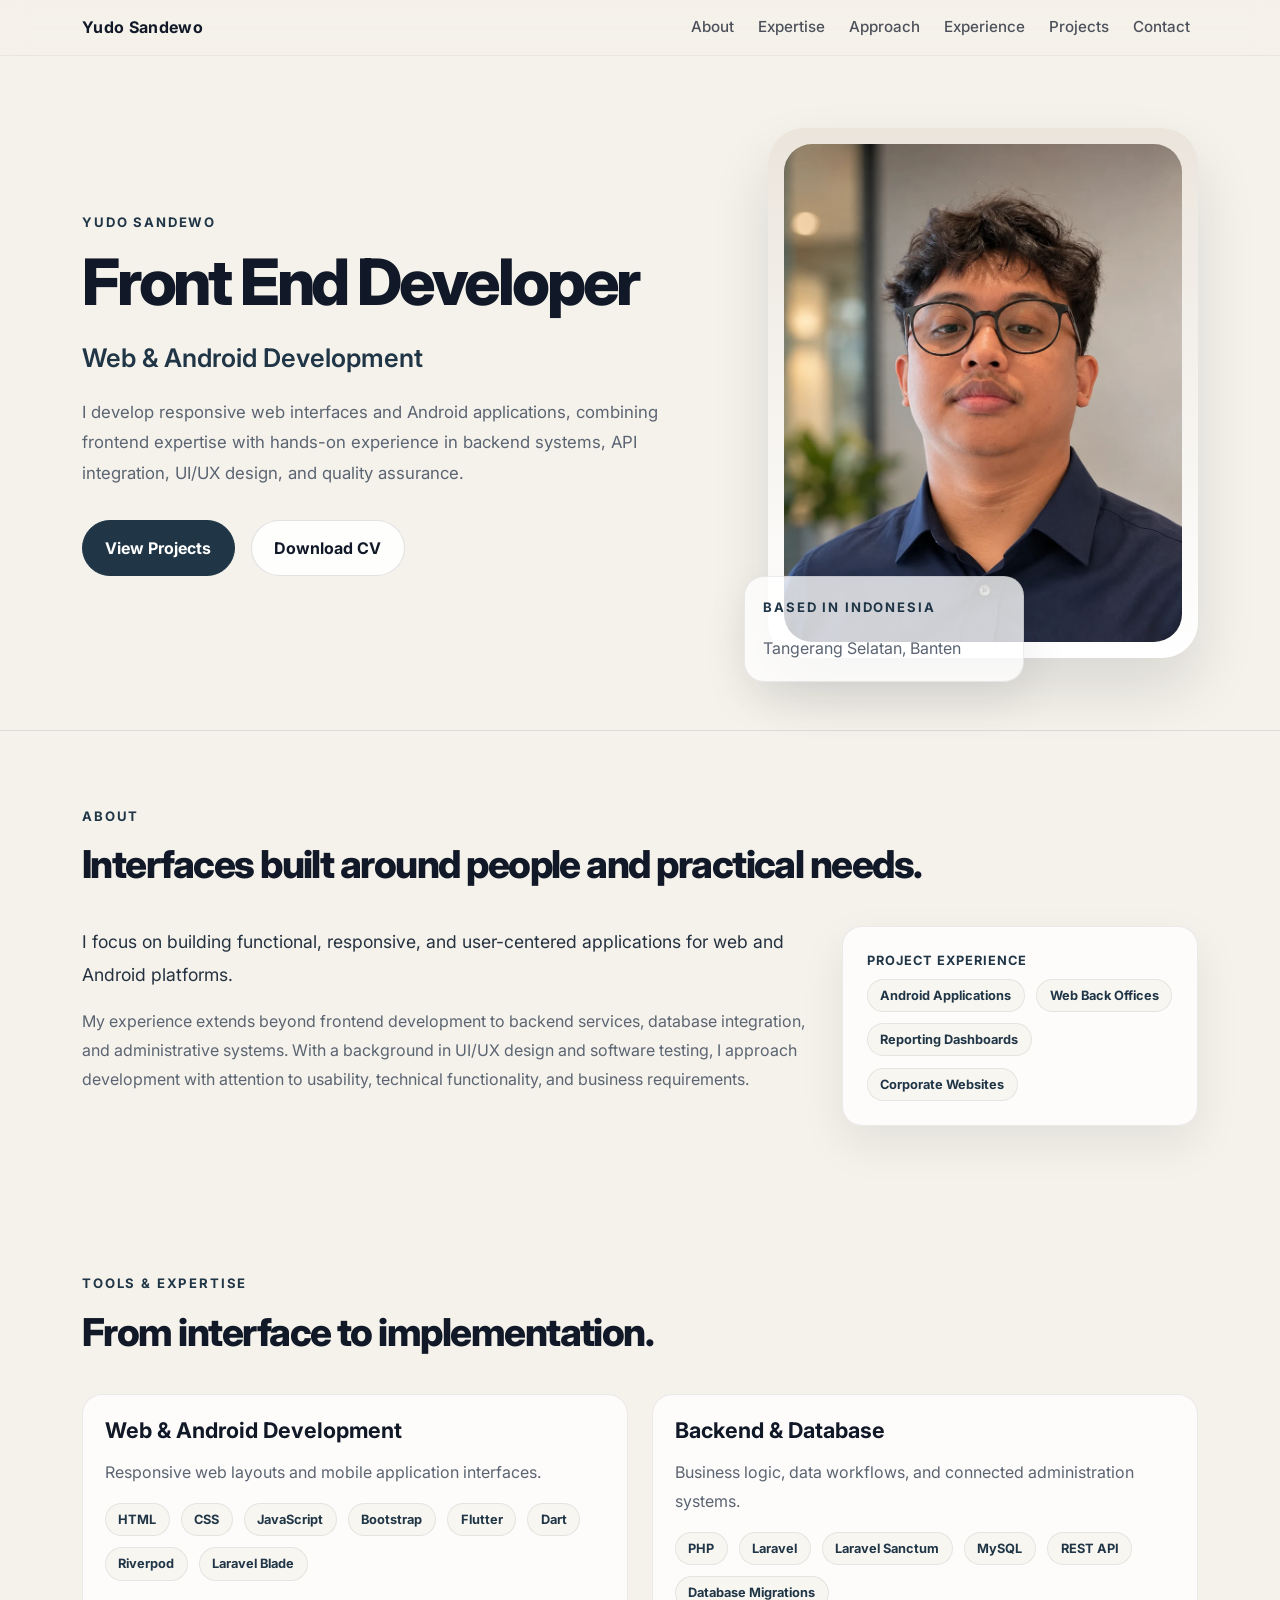
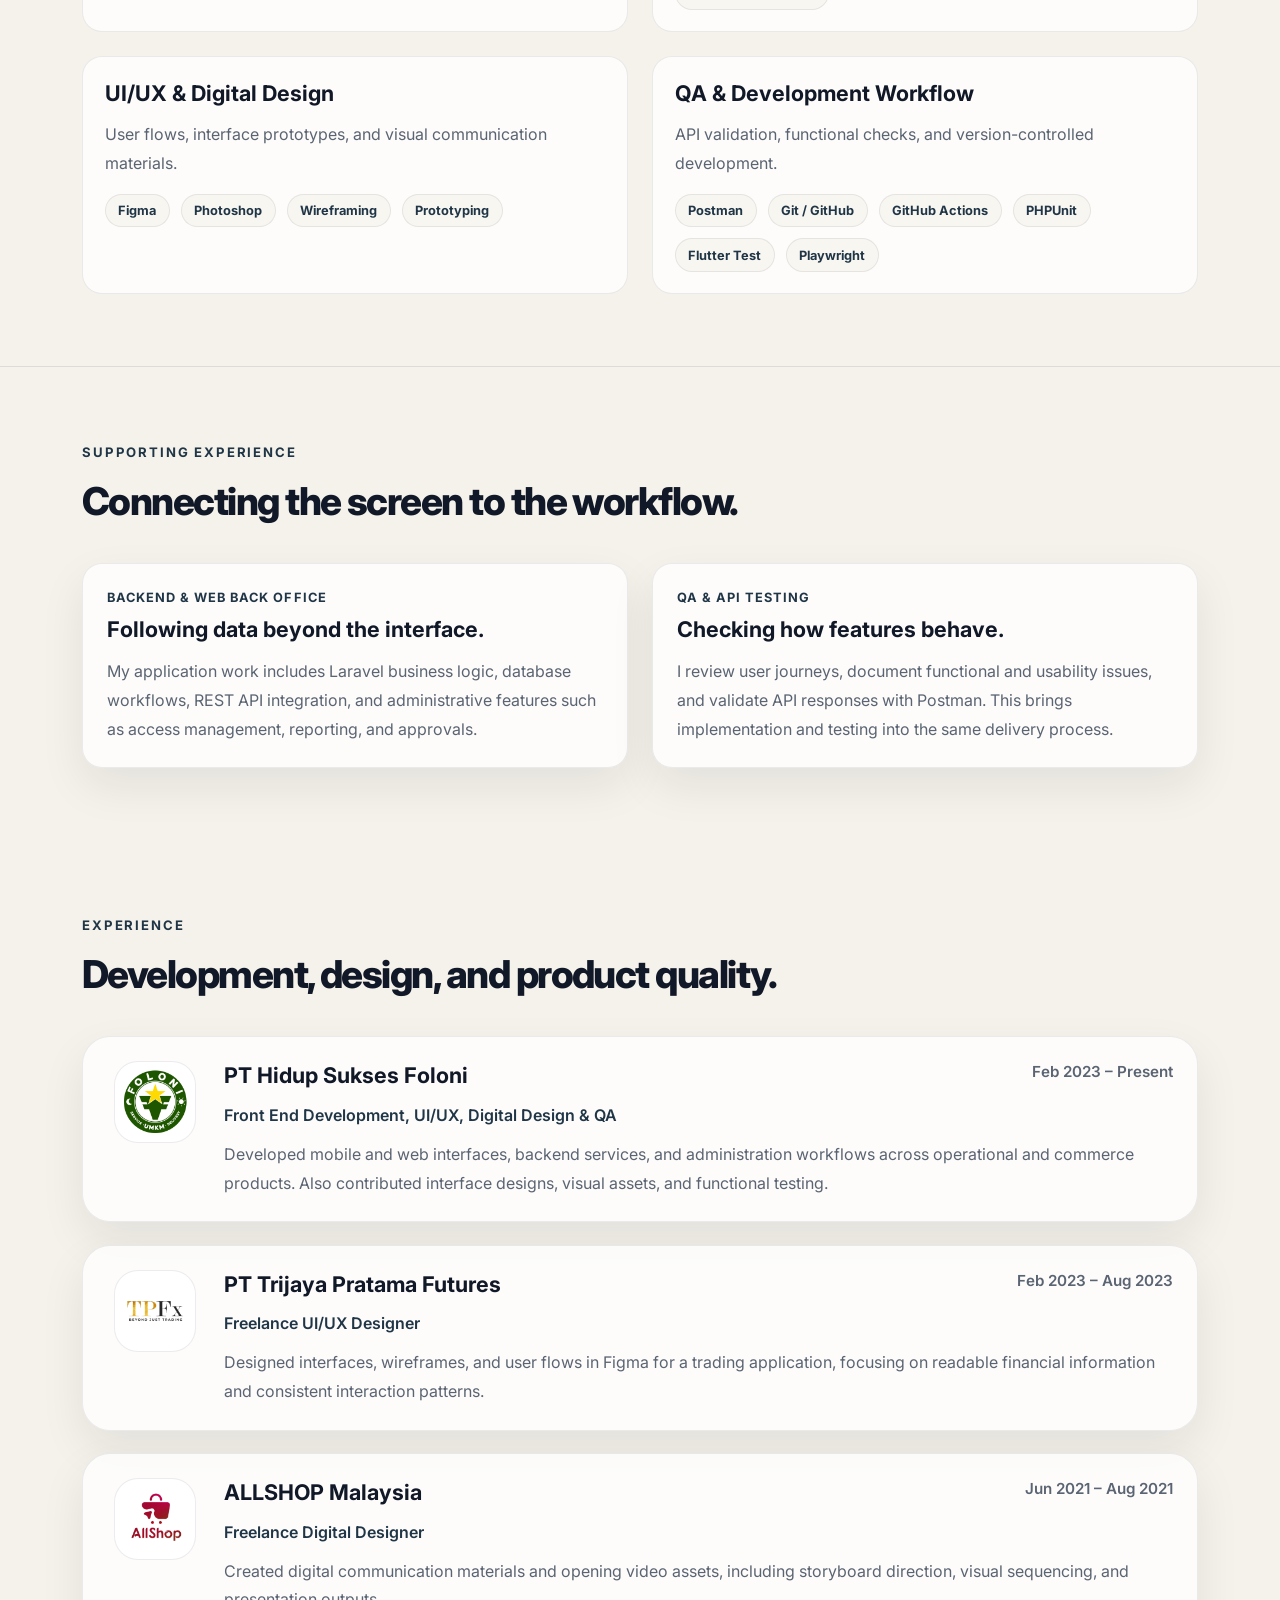
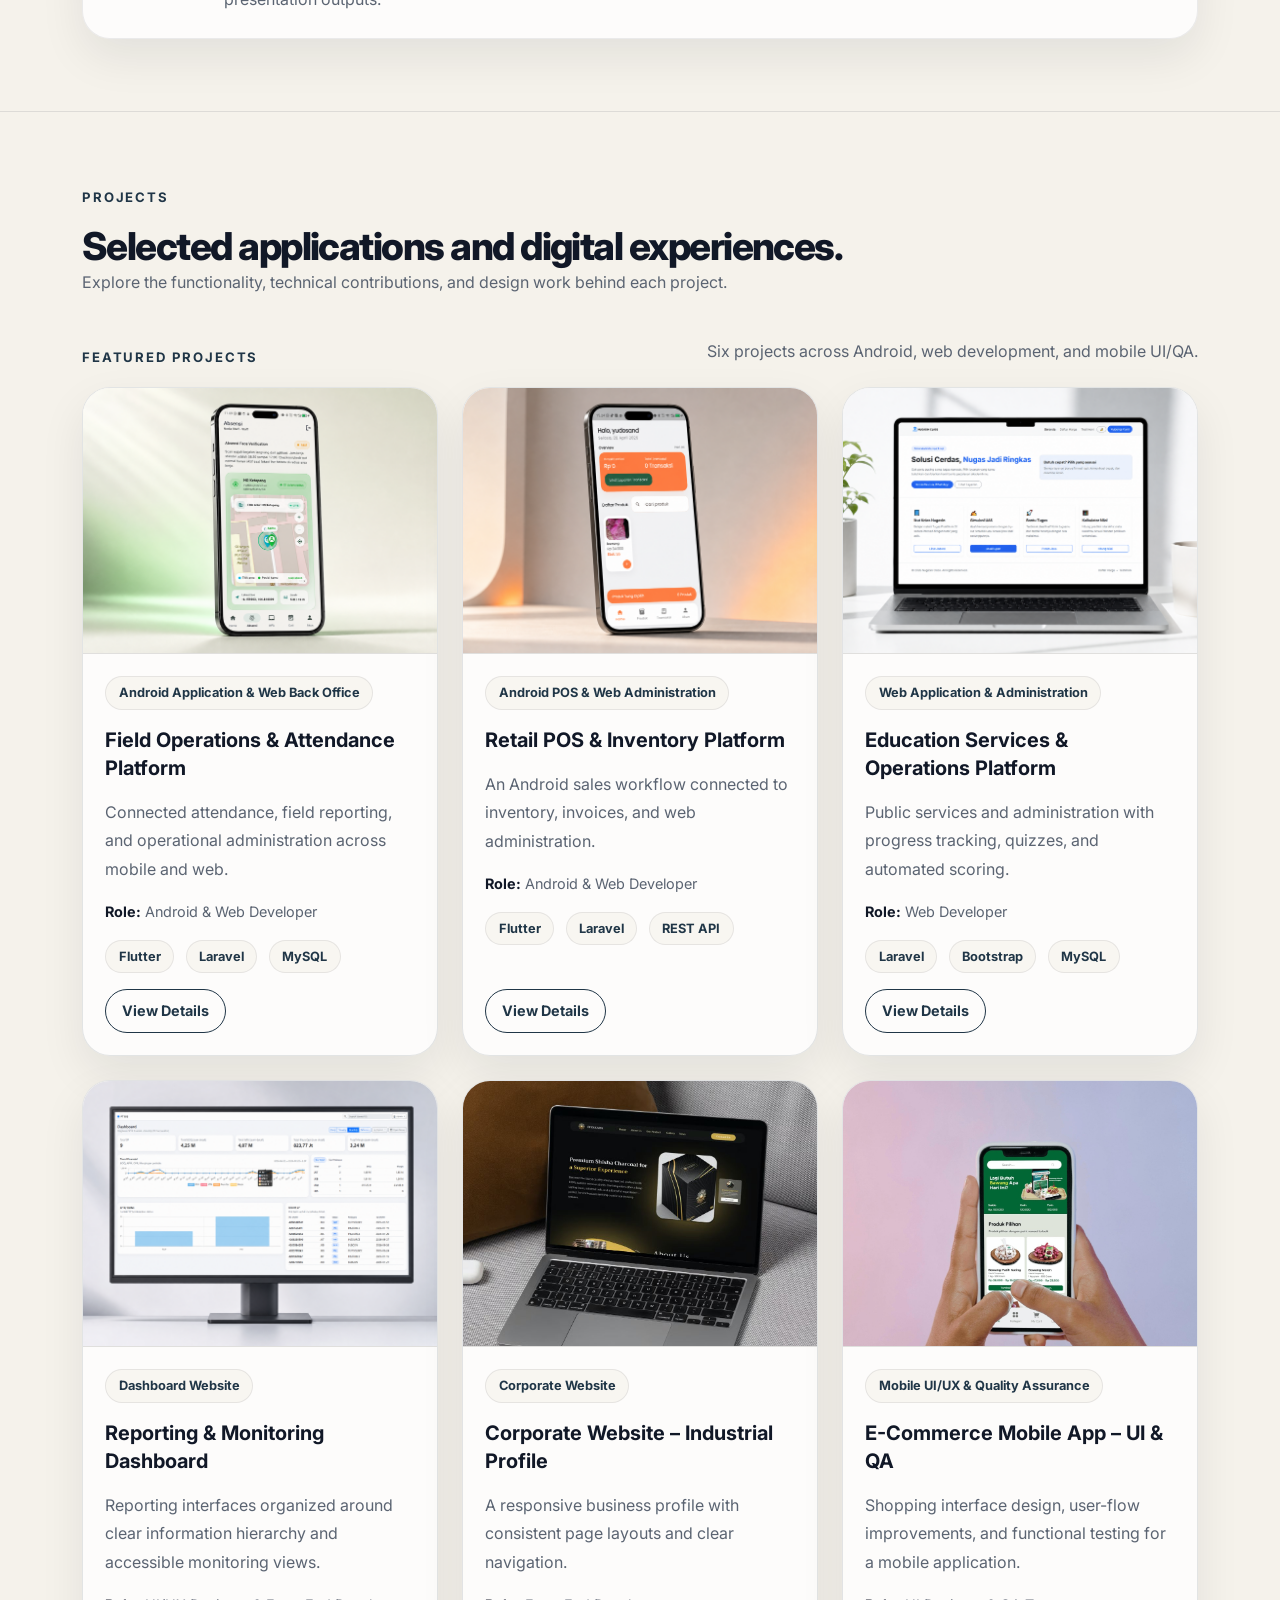
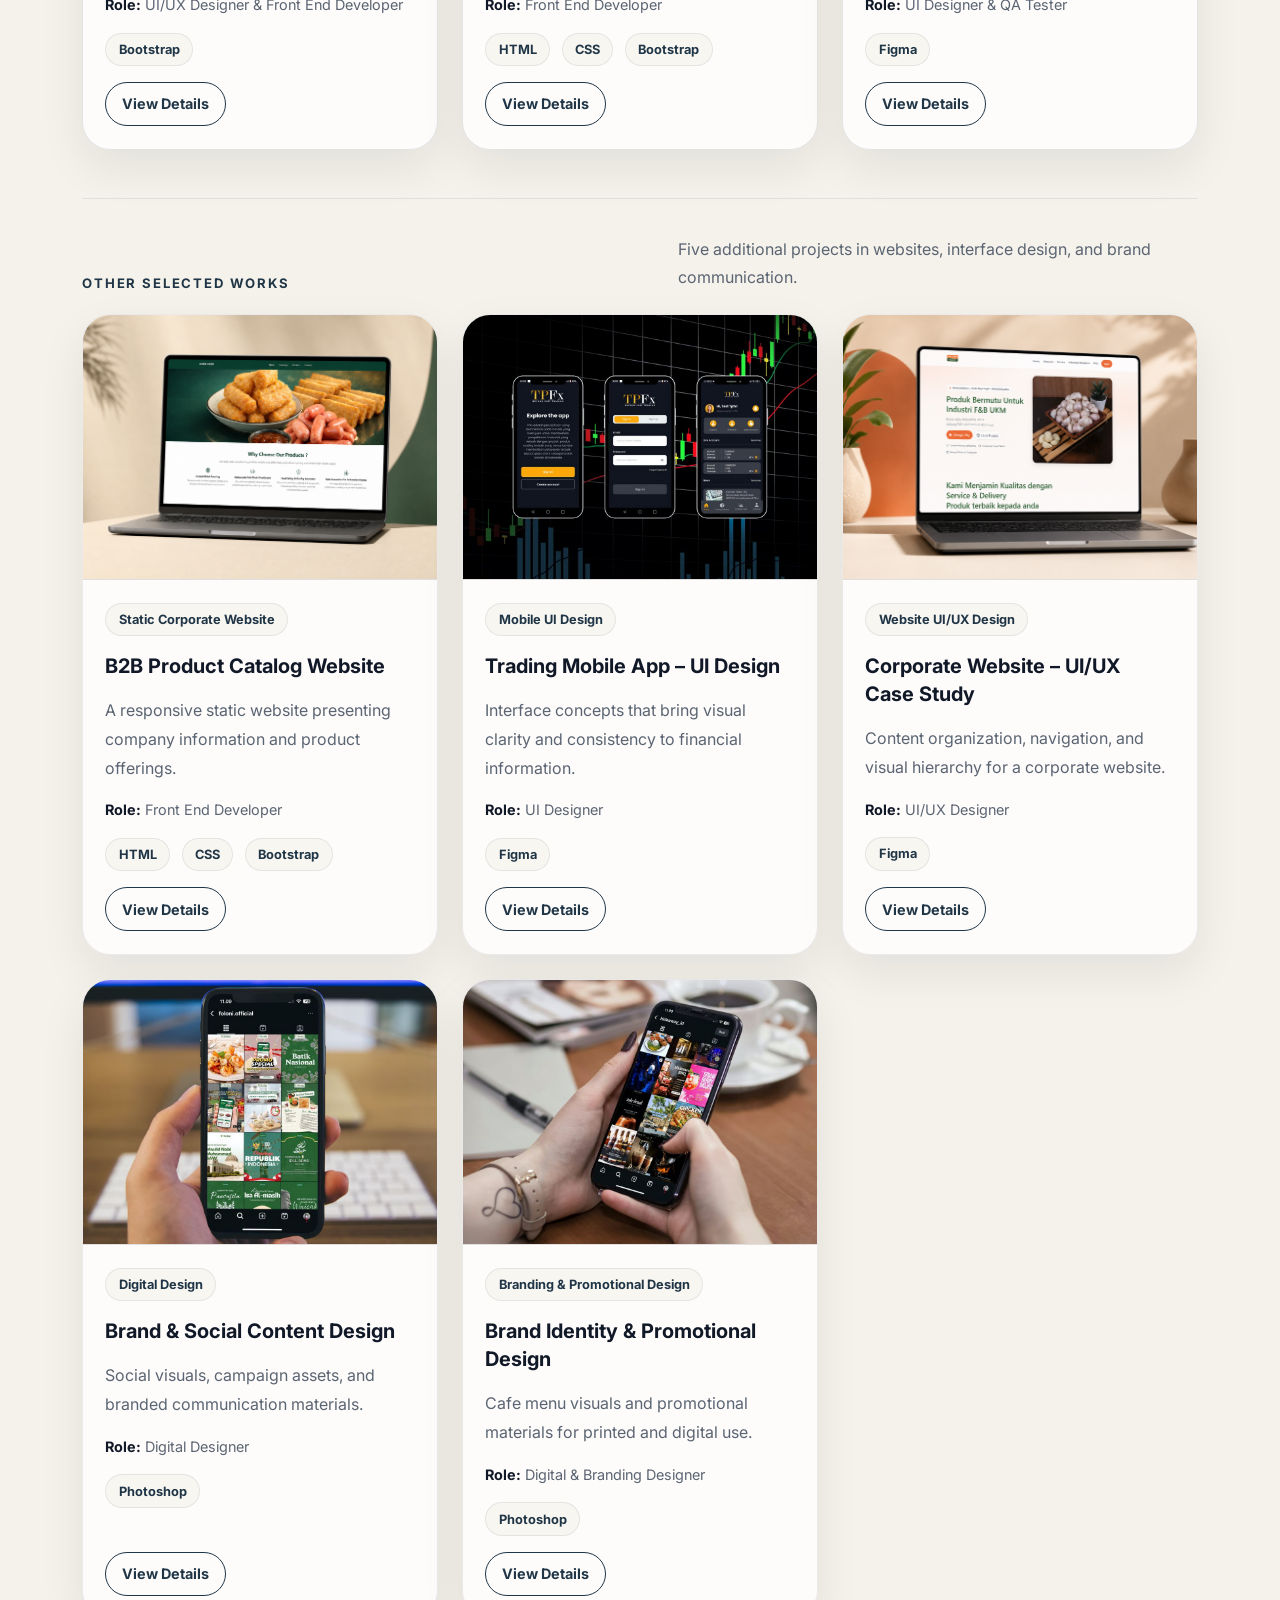
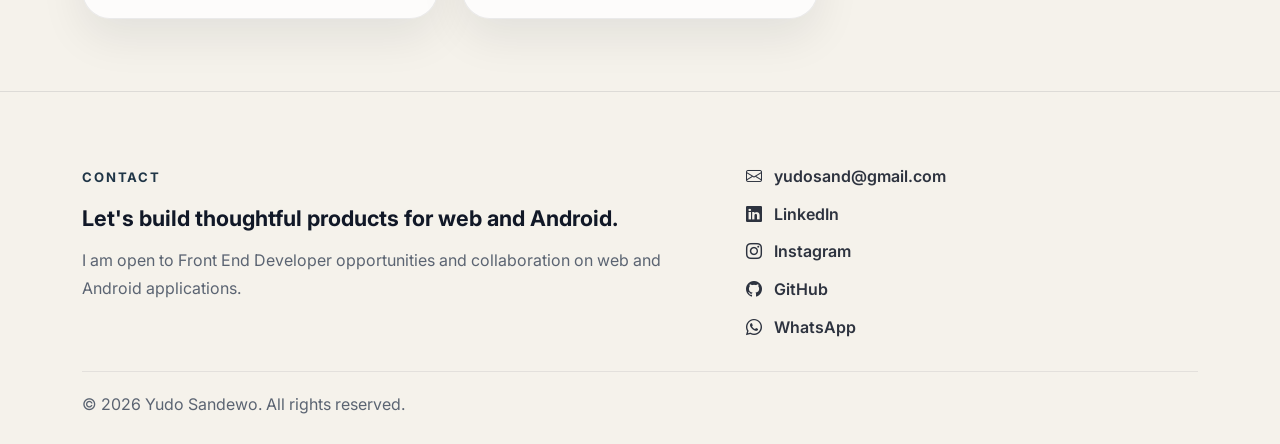
<file: index.html>
<!DOCTYPE html>
<html lang="en">
<head>
  <meta charset="utf-8"/>
  <meta name="viewport" content="width=device-width, initial-scale=1.0"/>
  <title>Yudo Sandewo | Front End Developer - Web &amp; Android</title>
  <meta name="description" content="Yudo Sandewo, Front End Developer for web and Android, with hands-on experience in backend services, REST APIs, UI/UX design, and quality assurance."/>
  <link rel="icon" type="image/png" sizes="32x32" href="assets/favicon-32x32.png"/>
  <link rel="icon" type="image/svg+xml" href="assets/favicon.svg"/>
  <link rel="apple-touch-icon" sizes="180x180" href="assets/apple-touch-icon.png"/>
  <link href="https://fonts.googleapis.com" rel="preconnect"/>
  <link crossorigin="" href="https://fonts.gstatic.com" rel="preconnect"/>
  <link href="https://fonts.googleapis.com/css2?family=Inter:wght@400;500;600;700;800&amp;display=swap" rel="stylesheet"/>
  <link href="https://cdn.jsdelivr.net/npm/bootstrap@5.3.3/dist/css/bootstrap.min.css" rel="stylesheet"/>
  <link href="https://cdn.jsdelivr.net/npm/bootstrap-icons@1.11.3/font/bootstrap-icons.css" rel="stylesheet"/>
  <link href="css/style.css" rel="stylesheet"/>
</head>
<body>
<a class="skip-link" href="#main-content">Skip to content</a>
<nav class="navbar navbar-expand-lg fixed-top navbar-light site-navbar" aria-label="Main navigation">
  <div class="container">
    <a class="navbar-brand" href="#home">Yudo Sandewo</a>
    <button aria-controls="navbarNav" aria-expanded="false" aria-label="Toggle navigation" class="navbar-toggler border-0 shadow-none" data-bs-target="#navbarNav" data-bs-toggle="collapse" type="button"><span class="navbar-toggler-icon"></span></button>
    <div class="collapse navbar-collapse justify-content-end" id="navbarNav">
      <ul class="navbar-nav align-items-lg-center gap-lg-2">
        <li class="nav-item"><a class="nav-link" href="#about">About</a></li>
        <li class="nav-item"><a class="nav-link" href="#expertise">Expertise</a></li>
        <li class="nav-item"><a class="nav-link" href="#supporting">Approach</a></li>
        <li class="nav-item"><a class="nav-link" href="#experience">Experience</a></li>
        <li class="nav-item"><a class="nav-link" href="#projects">Projects</a></li>
        <li class="nav-item"><a class="nav-link" href="#contact">Contact</a></li>
      </ul>
    </div>
  </div>
</nav>
<main id="main-content" tabindex="-1">
  <section class="hero-section" id="home" aria-labelledby="hero-title">
    <div class="container"><div class="row align-items-center gy-5">
      <div class="col-lg-7">
        <span class="section-kicker">Yudo Sandewo</span>
        <h1 class="hero-title" id="hero-title">Front End Developer</h1>
        <p class="hero-subtitle">Web &amp; Android Development</p>
        <p class="hero-text">I develop responsive web interfaces and Android applications, combining frontend expertise with hands-on experience in backend systems, API integration, UI/UX design, and quality assurance.</p>
        <div class="hero-actions d-flex flex-wrap gap-3">
          <a class="btn btn-primary-custom" href="#projects">View Projects</a>
          <a class="btn btn-secondary-custom" href="assets/documents/CV_yudosand.pdf?v=41b1c667" download="CV_yudosand.pdf" rel="noopener" target="_blank">Download CV<span class="visually-hidden"> (PDF, opens in a new tab if download is unavailable)</span></a>
        </div>
      </div>
      <div class="col-lg-5"><div class="hero-visual">
        <div class="profile-frame"><img alt="Portrait of Yudo Sandewo - Front End Developer" class="img-fluid" src="img/yudo-profile.webp" width="860" height="1075" fetchpriority="high" decoding="async"/></div>
        <div class="availability-note"><span class="section-kicker">Based in Indonesia</span><p class="mb-0">Tangerang Selatan, Banten</p></div>
      </div></div>
    </div></div>
  </section>
  <section class="content-section border-top-soft" id="about" aria-labelledby="about-title">
    <div class="container">
      <div class="section-heading-row"><span class="section-kicker">About</span><h2 class="section-title" id="about-title">Interfaces built around people and practical needs.</h2></div>
      <div class="row g-4 align-items-start">
        <div class="col-lg-8">
          <p class="lead-copy">I focus on building functional, responsive, and user-centered applications for web and Android platforms.</p>
          <p class="body-copy mb-0">My experience extends beyond frontend development to backend services, database integration, and administrative systems. With a background in UI/UX design and software testing, I approach development with attention to usability, technical functionality, and business requirements.</p>
        </div>
        <div class="col-lg-4"><div class="info-panel"><span class="info-label">Project Experience</span><div class="stack-list"><span>Android Applications</span><span>Web Back Offices</span><span>Reporting Dashboards</span><span>Corporate Websites</span></div></div></div>
      </div>
    </div>
  </section>
  <section class="content-section" id="expertise" aria-labelledby="expertise-title">
    <div class="container">
      <div class="section-heading-row"><span class="section-kicker">Tools &amp; Expertise</span><h2 class="section-title" id="expertise-title">From interface to implementation.</h2></div>
      <div class="row g-4 tool-groups">
        <div class="col-md-6"><article class="tool-group h-100">
          <h3 class="tools-title">Web &amp; Android Development</h3><p class="tools-copy">Responsive web layouts and mobile application interfaces.</p>
          <div class="stack-list"><span>HTML</span><span>CSS</span><span>JavaScript</span><span>Bootstrap</span><span>Flutter</span><span>Dart</span><span>Riverpod</span><span>Laravel Blade</span></div>
        </article></div>
        <div class="col-md-6"><article class="tool-group h-100">
          <h3 class="tools-title">Backend &amp; Database</h3><p class="tools-copy">Business logic, data workflows, and connected administration systems.</p>
          <div class="stack-list"><span>PHP</span><span>Laravel</span><span>Laravel Sanctum</span><span>MySQL</span><span>REST API</span><span>Database Migrations</span></div>
        </article></div>
        <div class="col-md-6"><article class="tool-group h-100">
          <h3 class="tools-title">UI/UX &amp; Digital Design</h3><p class="tools-copy">User flows, interface prototypes, and visual communication materials.</p>
          <div class="stack-list"><span>Figma</span><span>Photoshop</span><span>Wireframing</span><span>Prototyping</span></div>
        </article></div>
        <div class="col-md-6"><article class="tool-group h-100">
          <h3 class="tools-title">QA &amp; Development Workflow</h3><p class="tools-copy">API validation, functional checks, and version-controlled development.</p>
          <div class="stack-list"><span>Postman</span><span>Git / GitHub</span><span>GitHub Actions</span><span>PHPUnit</span><span>Flutter Test</span><span>Playwright</span></div>
        </article></div>
      </div>
    </div>
  </section>
  <section class="content-section border-top-soft" id="supporting" aria-labelledby="supporting-title">
    <div class="container">
      <div class="section-heading-row"><span class="section-kicker">Supporting Experience</span><h2 class="section-title" id="supporting-title">Connecting the screen to the workflow.</h2></div>
      <div class="row g-4">
        <div class="col-lg-6"><article class="support-card h-100"><span class="info-label">Backend &amp; Web Back Office</span><h3>Following data beyond the interface.</h3><p>My application work includes Laravel business logic, database workflows, REST API integration, and administrative features such as access management, reporting, and approvals.</p></article></div>
        <div class="col-lg-6"><article class="support-card h-100"><span class="info-label">QA &amp; API Testing</span><h3>Checking how features behave.</h3><p>I review user journeys, document functional and usability issues, and validate API responses with Postman. This brings implementation and testing into the same delivery process.</p></article></div>
      </div>
    </div>
  </section>
  <section class="content-section" id="experience" aria-labelledby="experience-title">
    <div class="container">
      <div class="section-heading-row"><span class="section-kicker">Experience</span><h2 class="section-title" id="experience-title">Development, design, and product quality.</h2></div>
      <div class="timeline-list">
        <article class="timeline-item"><div class="timeline-logo"><img src="assets/foloni.png" alt="PT Hidup Sukses Foloni logo" width="82" height="82" loading="lazy"/></div><div class="timeline-content">
          <div class="timeline-top"><div><h3>PT Hidup Sukses Foloni</h3><p class="timeline-role">Front End Development, UI/UX, Digital Design &amp; QA</p></div><span class="timeline-date">Feb 2023 &ndash; Present</span></div>
          <p class="timeline-copy">Developed mobile and web interfaces, backend services, and administration workflows across operational and commerce products. Also contributed interface designs, visual assets, and functional testing.</p>
        </div></article>
        <article class="timeline-item"><div class="timeline-logo"><img src="assets/tpf.png" alt="PT Trijaya Pratama Futures logo" width="82" height="82" loading="lazy"/></div><div class="timeline-content">
          <div class="timeline-top"><div><h3>PT Trijaya Pratama Futures</h3><p class="timeline-role">Freelance UI/UX Designer</p></div><span class="timeline-date">Feb 2023 &ndash; Aug 2023</span></div>
          <p class="timeline-copy">Designed interfaces, wireframes, and user flows in Figma for a trading application, focusing on readable financial information and consistent interaction patterns.</p>
        </div></article>
        <article class="timeline-item"><div class="timeline-logo"><img src="assets/allshop.png" alt="ALLSHOP Malaysia logo" width="82" height="82" loading="lazy"/></div><div class="timeline-content">
          <div class="timeline-top"><div><h3>ALLSHOP Malaysia</h3><p class="timeline-role">Freelance Digital Designer</p></div><span class="timeline-date">Jun 2021 &ndash; Aug 2021</span></div>
          <p class="timeline-copy">Created digital communication materials and opening video assets, including storyboard direction, visual sequencing, and presentation outputs.</p>
        </div></article>
      </div>
    </div>
  </section>
  <section class="content-section border-top-soft" id="projects" aria-labelledby="projects-title">
    <div class="container">
      <div class="section-heading-row projects-heading"><span class="section-kicker">Projects</span><h2 class="section-title" id="projects-title">Selected applications and digital experiences.</h2><p class="projects-intro">Explore the functionality, technical contributions, and design work behind each project.</p></div>
      <div class="projects-block" aria-labelledby="featured-title">
        <div class="projects-block-header"><h3 class="section-kicker mb-0" id="featured-title">Featured Projects</h3><p class="projects-block-copy mb-0">Six projects across Android, web development, and mobile UI/QA.</p></div>
        <div class="row g-4">
          <div class="col-md-6 col-xl-4">
            <article class="project-card h-100 featured-project" data-overview="Developed an integrated Android application and web-based administration system for managing employee attendance, field activities, reporting, and operational monitoring." data-features="Location-based attendance|Field activity reporting|Employee and operational monitoring|Administrative dashboards|Approval workflows|Interactive maps" data-contribution="Independently developed Android attendance and field-reporting interfaces with location services, camera/photo capture, validation, and API integration. Implemented Laravel APIs, authentication, MySQL workflows, and web back-office features for approvals, reporting, and interactive maps." data-tools="Flutter, Dart, Laravel, PHP, MySQL, Blade, JavaScript, REST API, Laravel Sanctum, PHPUnit" data-outcome="Delivered connected mobile and web workflows for field reporting and operational administration. A documented backend release passed 228 tests and 2,166 assertions." data-status="Web production deployed in 2026; Android available as a direct-install APK.">
              <div class="project-visual"><img class="project-image" src="assets/field-operations.png" alt="Attendance application interface displayed on a phone" loading="lazy" decoding="async" width="1448" height="1086"/></div>
              <div class="project-body">
                <div class="project-tags"><span class="project-category">Android Application &amp; Web Back Office</span></div>
                <h4 class="project-title">Field Operations &amp; Attendance Platform</h4>
                <p class="project-summary">Connected attendance, field reporting, and operational administration across mobile and web.</p>
                <p class="project-role"><strong>Role:</strong> <span>Android &amp; Web Developer</span></p>
                <div class="stack-list"><span>Flutter</span><span>Laravel</span><span>MySQL</span></div>
                <button class="project-details-button" type="button" data-bs-toggle="modal" data-bs-target="#imageModal" aria-haspopup="dialog">View Details<span class="visually-hidden">: Field Operations &amp; Attendance Platform</span></button>
              </div>
            </article>
          </div>
          <div class="col-md-6 col-xl-4">
            <article class="project-card h-100 featured-project" data-overview="Developed an Android point-of-sale application and web administration system supporting product management, sales transactions, inventory, invoices, and business reporting." data-features="Product management|Sales transactions|Inventory tracking|Invoice generation|Transaction reports|Administrative monitoring" data-contribution="Independently developed Android product, checkout, sales history, inventory, invoice, and reporting interfaces and the web back office. Implemented Laravel APIs, authentication, database consistency safeguards for sales and stock, and API/session handling; tested Android builds on a physical device." data-tools="Flutter, Dart, Riverpod, Laravel, PHP, MySQL, REST API, Laravel Sanctum, Blade, Flutter Test" data-outcome="Connected daily sales, inventory, invoices, and administration. Documented Android build 0.1.5 passed 75 Flutter tests, with additional QA on a physical Android device." data-status="Backend and web administration deployed in 2026; Android APK distributed for testing.">
              <div class="project-visual"><img class="project-image" src="assets/retail-pos.png" alt="Retail point-of-sale application displayed on a phone" loading="lazy" decoding="async" width="1448" height="1086"/></div>
              <div class="project-body">
                <div class="project-tags"><span class="project-category">Android POS &amp; Web Administration</span></div>
                <h4 class="project-title">Retail POS &amp; Inventory Platform</h4>
                <p class="project-summary">An Android sales workflow connected to inventory, invoices, and web administration.</p>
                <p class="project-role"><strong>Role:</strong> <span>Android &amp; Web Developer</span></p>
                <div class="stack-list"><span>Flutter</span><span>Laravel</span><span>REST API</span></div>
                <button class="project-details-button" type="button" data-bs-toggle="modal" data-bs-target="#imageModal" aria-haspopup="dialog">View Details<span class="visually-hidden">: Retail POS &amp; Inventory Platform</span></button>
              </div>
            </article>
          </div>
          <div class="col-md-6 col-xl-4">
            <article class="project-card h-100 featured-project" data-overview="Developed an education services website and web administration platform supporting service management, academic progress tracking, learning activities, and interactive assessments." data-features="User authentication|Service and order management|Payment-proof review|Administrative dashboards|Academic progress tracking|Interactive quizzes|Automated scoring|Role-based access" data-contribution="Independently developed public, user, and administration interfaces, Laravel business logic, MySQL workflows, and role-based access. Implemented payment-proof review, assessments, automatic scoring, and deployment automation through GitHub Actions." data-tools="Laravel, PHP, MySQL, Bootstrap, JavaScript, Blade, GitHub Actions, PHPUnit, Playwright" data-outcome="Connected public services and internal management workflows. A documented test run passed 161 PHPUnit tests, with additional browser checks using Playwright." data-status="Website deployed in 2026.">
              <div class="project-visual"><img class="project-image" src="assets/education-services.png" alt="Public education services homepage displayed on a laptop" loading="lazy" decoding="async" width="1448" height="1086"/></div>
              <div class="project-body">
                <div class="project-tags"><span class="project-category">Web Application &amp; Administration</span></div>
                <h4 class="project-title">Education Services &amp; Operations Platform</h4>
                <p class="project-summary">Public services and administration with progress tracking, quizzes, and automated scoring.</p>
                <p class="project-role"><strong>Role:</strong> <span>Web Developer</span></p>
                <div class="stack-list"><span>Laravel</span><span>Bootstrap</span><span>MySQL</span></div>
                <button class="project-details-button" type="button" data-bs-toggle="modal" data-bs-target="#imageModal" aria-haspopup="dialog">View Details<span class="visually-hidden">: Education Services &amp; Operations Platform</span></button>
              </div>
            </article>
          </div>
          <div class="col-md-6 col-xl-4">
            <article class="project-card h-100 featured-project" data-overview="Designed and developed a web-based reporting dashboard focused on presenting monitoring information through a structured and accessible interface." data-features="Structured monitoring views|Reporting layouts|Responsive information presentation" data-contribution="Translated monitoring requirements into dashboard layouts and web interfaces, focusing on information hierarchy, usability, and responsive presentation." data-tools="Bootstrap" data-outcome="Produced a structured dashboard implementation for monitoring and reporting needs.">
              <div class="project-visual"><img class="project-image" src="assets/reporting-dashboard.png" alt="Reporting and monitoring dashboard displayed on a desktop monitor" loading="lazy" decoding="async" width="1448" height="1086"/></div>
              <div class="project-body">
                <div class="project-tags"><span class="project-category">Dashboard Website</span></div>
                <h4 class="project-title">Reporting &amp; Monitoring Dashboard</h4>
                <p class="project-summary">Reporting interfaces organized around clear information hierarchy and accessible monitoring views.</p>
                <p class="project-role"><strong>Role:</strong> <span>UI/UX Designer &amp; Front End Developer</span></p>
                <div class="stack-list"><span>Bootstrap</span></div>
                <button class="project-details-button" type="button" data-bs-toggle="modal" data-bs-target="#imageModal" aria-haspopup="dialog">View Details<span class="visually-hidden">: Reporting &amp; Monitoring Dashboard</span></button>
              </div>
            </article>
          </div>
          <div class="col-md-6 col-xl-4">
            <article class="project-card h-100 featured-project" data-overview="Developed a responsive corporate website focused on presenting business information through clear navigation, consistent layouts, and a professional visual structure." data-features="Corporate information pages|Clear website navigation|Responsive page layouts" data-contribution="Implemented responsive website interfaces using Bootstrap with attention to presentation, usability, and cross-device compatibility." data-tools="HTML, CSS, Bootstrap" data-outcome="Delivered a responsive corporate website interface for presenting business information across device sizes.">
              <div class="project-visual"><img class="project-image" src="assets/industrial-profile.jpeg" alt="Industrial corporate website displayed on a laptop" loading="lazy" decoding="async" width="1080" height="1080"/></div>
              <div class="project-body">
                <div class="project-tags"><span class="project-category">Corporate Website</span></div>
                <h4 class="project-title">Corporate Website &ndash; Industrial Profile</h4>
                <p class="project-summary">A responsive business profile with consistent page layouts and clear navigation.</p>
                <p class="project-role"><strong>Role:</strong> <span>Front End Developer</span></p>
                <div class="stack-list"><span>HTML</span><span>CSS</span><span>Bootstrap</span></div>
                <button class="project-details-button" type="button" data-bs-toggle="modal" data-bs-target="#imageModal" aria-haspopup="dialog">View Details<span class="visually-hidden">: Corporate Website &ndash; Industrial Profile</span></button>
              </div>
            </article>
          </div>
          <div class="col-md-6 col-xl-4">
            <article class="project-card h-100 featured-project" data-overview="Contributed to interface design and quality assurance for an e-commerce mobile application, focusing on shopping journeys, visual consistency, and functional usability." data-features="Shopping journey interface design|User-flow review|Functional usability testing" data-contribution="Designed and reviewed application interfaces, supported user-flow improvements, and conducted functional testing." data-tools="Figma" data-outcome="Supported clear mobile shopping interactions and application quality validation." data-status="Live in 2026">
              <div class="project-visual"><img class="project-image" src="assets/commerce-mobile-ui.jpg" alt="E-commerce mobile interface with product browsing and shopping navigation" loading="lazy" decoding="async" width="1080" height="1080"/></div>
              <div class="project-body">
                <div class="project-tags"><span class="project-category">Mobile UI/UX &amp; Quality Assurance</span></div>
                <h4 class="project-title">E-Commerce Mobile App &ndash; UI &amp; QA</h4>
                <p class="project-summary">Shopping interface design, user-flow improvements, and functional testing for a mobile application.</p>
                <p class="project-role"><strong>Role:</strong> <span>UI Designer &amp; QA Tester</span></p>
                <div class="stack-list"><span>Figma</span></div>
                <button class="project-details-button" type="button" data-bs-toggle="modal" data-bs-target="#imageModal" aria-haspopup="dialog">View Details<span class="visually-hidden">: E-Commerce Mobile App &ndash; UI &amp; QA</span></button>
              </div>
            </article>
          </div>
        </div>
      </div>
      <div class="projects-block projects-block-alt" aria-labelledby="other-title">
        <div class="projects-block-header"><h3 class="section-kicker mb-0" id="other-title">Other Selected Works</h3><p class="projects-block-copy mb-0">Five additional projects in websites, interface design, and brand communication.</p></div>
        <div class="row g-4">
          <div class="col-md-6 col-xl-4">
            <article class="project-card h-100" data-overview="Developed a responsive company website for presenting corporate information and product offerings using HTML, CSS, and Bootstrap." data-features="Corporate information|Product presentation|Responsive layouts" data-contribution="Implemented the static website structure and responsive interfaces, organizing company information and product offerings into clear page sections." data-tools="HTML, CSS, Bootstrap" data-outcome="Delivered a static, responsive website for company and product presentation.">
              <div class="project-visual"><img class="project-image" src="assets/product-catalog.png" alt="Public B2B product website displayed on a laptop" loading="lazy" decoding="async" width="1448" height="1086"/></div>
              <div class="project-body">
                <div class="project-tags"><span class="project-category">Static Corporate Website</span></div>
                <h4 class="project-title">B2B Product Catalog Website</h4>
                <p class="project-summary">A responsive static website presenting company information and product offerings.</p>
                <p class="project-role"><strong>Role:</strong> <span>Front End Developer</span></p>
                <div class="stack-list"><span>HTML</span><span>CSS</span><span>Bootstrap</span></div>
                <button class="project-details-button" type="button" data-bs-toggle="modal" data-bs-target="#imageModal" aria-haspopup="dialog">View Details<span class="visually-hidden">: B2B Product Catalog Website</span></button>
              </div>
            </article>
          </div>
          <div class="col-md-6 col-xl-4">
            <article class="project-card h-100" data-overview="Designed interface concepts for a trading application, focusing on financial information presentation, visual clarity, and interface consistency." data-features="Financial information layouts|Interface concepts|Consistent screen design" data-contribution="Organized information-heavy screens into interface concepts and layouts that support clear financial information presentation." data-tools="Figma" data-outcome="Produced interface concepts for presenting trading information with a consistent visual structure.">
              <div class="project-visual"><img class="project-image" src="assets/trading-mobile-ui.jpeg" alt="Trading application interface designs presented across three mobile screens" loading="lazy" decoding="async" width="1080" height="1080"/></div>
              <div class="project-body">
                <div class="project-tags"><span class="project-category">Mobile UI Design</span></div>
                <h4 class="project-title">Trading Mobile App &ndash; UI Design</h4>
                <p class="project-summary">Interface concepts that bring visual clarity and consistency to financial information.</p>
                <p class="project-role"><strong>Role:</strong> <span>UI Designer</span></p>
                <div class="stack-list"><span>Figma</span></div>
                <button class="project-details-button" type="button" data-bs-toggle="modal" data-bs-target="#imageModal" aria-haspopup="dialog">View Details<span class="visually-hidden">: Trading Mobile App &ndash; UI Design</span></button>
              </div>
            </article>
          </div>
          <div class="col-md-6 col-xl-4">
            <article class="project-card h-100" data-overview="Designed the interface and user experience of a corporate website, focusing on content organization, brand presentation, and intuitive navigation." data-features="Content organization|Brand presentation|Navigation design" data-contribution="Defined the UI/UX direction, page layouts, visual hierarchy, and navigation structure for the company profile website." data-tools="Figma" data-outcome="Delivered a UI/UX design that organizes corporate content and navigation into a consistent website experience." data-status="Live in 2026">
              <div class="project-visual"><img class="project-image" src="assets/corporate-website-ui.png" alt="Corporate website UI design displayed on a laptop" loading="lazy" decoding="async" width="1448" height="1086"/></div>
              <div class="project-body">
                <div class="project-tags"><span class="project-category">Website UI/UX Design</span></div>
                <h4 class="project-title">Corporate Website &ndash; UI/UX Case Study</h4>
                <p class="project-summary">Content organization, navigation, and visual hierarchy for a corporate website.</p>
                <p class="project-role"><strong>Role:</strong> <span>UI/UX Designer</span></p>
                <div class="stack-list"><span>Figma</span></div>
                <button class="project-details-button" type="button" data-bs-toggle="modal" data-bs-target="#imageModal" aria-haspopup="dialog">View Details<span class="visually-hidden">: Corporate Website &ndash; UI/UX Case Study</span></button>
              </div>
            </article>
          </div>
          <div class="col-md-6 col-xl-4">
            <article class="project-card h-100" data-overview="A collection of visual content created to support social media communication and brand consistency." data-features="Social media visuals|Campaign assets|Branded communication materials" data-contribution="Designed promotional and branding assets for digital campaigns, focusing on visual clarity and consistent brand presentation." data-tools="Photoshop" data-outcome="Produced a set of social visuals and campaign materials with a consistent visual direction.">
              <div class="project-visual"><img class="project-image" src="assets/social-content.jpeg" alt="Social media campaign and product artwork displayed in a mobile content grid" loading="lazy" decoding="async" width="1080" height="1080"/></div>
              <div class="project-body">
                <div class="project-tags"><span class="project-category">Digital Design</span></div>
                <h4 class="project-title">Brand &amp; Social Content Design</h4>
                <p class="project-summary">Social visuals, campaign assets, and branded communication materials.</p>
                <p class="project-role"><strong>Role:</strong> <span>Digital Designer</span></p>
                <div class="stack-list"><span>Photoshop</span></div>
                <button class="project-details-button" type="button" data-bs-toggle="modal" data-bs-target="#imageModal" aria-haspopup="dialog">View Details<span class="visually-hidden">: Brand &amp; Social Content Design</span></button>
              </div>
            </article>
          </div>
          <div class="col-md-6 col-xl-4">
            <article class="project-card h-100" data-overview="A branding and promotional design project for a cafe, including menu design and supporting visual materials." data-features="Menu visuals|Promotional assets|Printed and digital brand materials" data-contribution="Created menu visuals, promotional assets, and brand communication materials for cafe needs." data-tools="Photoshop" data-outcome="Delivered menu designs and supporting promotional materials for printed and digital use.">
              <div class="project-visual"><img class="project-image" src="assets/brand-promotional-design.jpeg" alt="Cafe promotional artwork and menu visuals displayed on a phone" loading="lazy" decoding="async" width="1080" height="1080"/></div>
              <div class="project-body">
                <div class="project-tags"><span class="project-category">Branding &amp; Promotional Design</span></div>
                <h4 class="project-title">Brand Identity &amp; Promotional Design</h4>
                <p class="project-summary">Cafe menu visuals and promotional materials for printed and digital use.</p>
                <p class="project-role"><strong>Role:</strong> <span>Digital &amp; Branding Designer</span></p>
                <div class="stack-list"><span>Photoshop</span></div>
                <button class="project-details-button" type="button" data-bs-toggle="modal" data-bs-target="#imageModal" aria-haspopup="dialog">View Details<span class="visually-hidden">: Brand Identity &amp; Promotional Design</span></button>
              </div>
            </article>
          </div>
        </div>
      </div>
    </div>
  </section>
</main>
<footer class="site-footer" id="contact">
  <div class="container">
    <div class="footer-grid">
      <div><span class="section-kicker">Contact</span><h2 class="footer-title">Let's build thoughtful products for web and Android.</h2><p class="footer-copy">I am open to Front End Developer opportunities and collaboration on web and Android applications.</p></div>
      <div class="footer-links">
        <a href="mailto:yudosand@gmail.com"><i class="bi bi-envelope" aria-hidden="true"></i> yudosand@gmail.com</a>
        <a href="https://www.linkedin.com/in/yudosand" rel="noopener" target="_blank"><i class="bi bi-linkedin" aria-hidden="true"></i> LinkedIn<span class="visually-hidden"> (opens in a new tab)</span></a>
        <a href="https://www.instagram.com/yudosand" rel="noopener" target="_blank"><i class="bi bi-instagram" aria-hidden="true"></i> Instagram<span class="visually-hidden"> (opens in a new tab)</span></a>
        <a href="https://github.com/yudosand" rel="noopener" target="_blank"><i class="bi bi-github" aria-hidden="true"></i> GitHub<span class="visually-hidden"> (opens in a new tab)</span></a>
        <a href="https://wa.me/6285891585420" rel="noopener" target="_blank"><i class="bi bi-whatsapp" aria-hidden="true"></i> WhatsApp<span class="visually-hidden"> (opens in a new tab)</span></a>
      </div>
    </div>
    <div class="footer-bottom"><p class="mb-0">&copy; 2026 Yudo Sandewo. All rights reserved.</p></div>
  </div>
</footer>
<div aria-hidden="true" aria-labelledby="modalProjectTitle" class="modal fade" id="imageModal" tabindex="-1">
  <div class="modal-dialog modal-dialog-centered modal-dialog-scrollable modal-xl modal-fullscreen-sm-down">
    <div class="modal-content modal-preview">
      <div class="modal-header modal-toolbar"><button aria-label="Close project details" class="modal-close-button" id="modalCloseButton" data-bs-dismiss="modal" type="button"><span aria-hidden="true">&times;</span></button></div>
      <div class="modal-body modal-preview-body" tabindex="0" role="region" aria-label="Scrollable project details">
        <div class="row g-4 align-items-stretch">
          <div class="col-lg-7"><div class="modal-image-wrap" aria-hidden="true"></div></div>
          <div class="col-lg-5"><div class="modal-info-panel">
            <span class="modal-category" id="modalCategory"></span>
            <h2 class="modal-project-title" id="modalProjectTitle"></h2>
            <p class="modal-overview" id="modalOverview"></p>
            <div class="modal-info-grid">
              <div class="modal-info-item"><h3 class="modal-info-label">Role</h3><p id="modalRole"></p></div>
              <div class="modal-info-item"><h3 class="modal-info-label">Key Features</h3><ul class="modal-features" id="modalFeatures"></ul></div>
              <div class="modal-info-item"><h3 class="modal-info-label">Technical Contribution</h3><p id="modalContribution"></p></div>
              <div class="modal-info-item"><h3 class="modal-info-label">Tools &amp; Technologies</h3><p id="modalTools"></p></div>
              <div class="modal-info-item"><h3 class="modal-info-label">Outcome</h3><p id="modalOutcome"></p></div>
              <div class="modal-info-item" id="modalStatusItem" hidden><h3 class="modal-info-label">Status</h3><p id="modalStatus"></p></div>
            </div>
          </div></div>
        </div>
      </div>
    </div>
  </div>
</div>
<script src="https://cdn.jsdelivr.net/npm/bootstrap@5.3.3/dist/js/bootstrap.bundle.min.js"></script>
<script src="js/portfolio.js"></script>
</body>
</html>
</file>
<file: css/style.css>
:root {
  --bg: #f5f2eb;
  --surface: #ffffff;
  --surface-alt: #f8f6f1;
  --text: #111827;
  --muted: #5b6472;
  --line: rgba(17, 24, 39, 0.1);
  --accent: #203647;
  --accent-soft: #d8e3ea;
  --shadow: 0 18px 45px rgba(17, 24, 39, 0.08);
  --radius-lg: 28px;
  --radius-md: 20px;
  --radius-sm: 14px;
}

html {
  scroll-behavior: smooth;
  scroll-padding-top: 96px;
}

:focus-visible {
  outline: 3px solid var(--accent);
  outline-offset: 4px;
}

.skip-link {
  position: fixed;
  top: -100px;
  left: 1rem;
  z-index: 1100;
  padding: 0.8rem 1.2rem;
  background: var(--surface);
  border-radius: var(--radius-sm);
}

.skip-link:focus {
  top: 0.5rem;
}

body {
  margin: 0;
  padding-top: 88px;
  font-family: 'Inter', sans-serif;
  color: var(--text);
  background: var(--bg);
  text-rendering: optimizeLegibility;
  -webkit-font-smoothing: antialiased;
}

a {
  color: inherit;
  text-decoration: none;
}

img {
  display: block;
  max-width: 100%;
}

.site-navbar {
  background: rgba(245, 242, 235, 0.86);
  backdrop-filter: blur(14px);
  border-bottom: 1px solid rgba(17, 24, 39, 0.06);
}

.navbar-brand {
  font-size: 1rem;
  font-weight: 700;
  letter-spacing: 0.02em;
  color: var(--text);
}

.navbar-nav .nav-link {
  color: rgba(17, 24, 39, 0.74);
  font-size: 0.95rem;
  font-weight: 500;
  padding: 0.5rem 0.9rem;
  transition: color 0.2s ease, transform 0.2s ease;
}

.navbar-nav .nav-link:hover,
.navbar-nav .nav-link:focus {
  color: var(--accent);
  transform: translateY(-1px);
}

.hero-section,
.content-section {
  padding: 72px 0;
}

.hero-section {
  padding-top: 40px;
}

.border-top-soft {
  border-top: 1px solid var(--line);
}

.section-kicker {
  display: inline-block;
  margin-bottom: 1rem;
  color: var(--accent);
  font-size: 0.82rem;
  font-weight: 700;
  letter-spacing: 0.14em;
  text-transform: uppercase;
}

.hero-title {
  max-width: 820px;
  font-size: clamp(2.45rem, 5vw, 4.5rem);
  line-height: 1.03;
  letter-spacing: -0.05em;
  font-weight: 800;
  margin: 0 0 1.5rem;
}

.hero-text,
.body-copy,
.footer-copy,
.timeline-copy,
.project-body p,
.expertise-card p,
.availability-note p,
.info-item p,
.support-card p {
  color: var(--muted);
  line-height: 1.8;
  font-size: 1rem;
}

.hero-text {
  max-width: 680px;
  font-size: 1.05rem;
  margin-bottom: 2rem;
}

.hero-subtitle {
  color: var(--accent);
  font-size: clamp(1.2rem, 2vw, 1.65rem);
  font-weight: 600;
  margin-bottom: 1.25rem;
}

.hero-meta {
  margin-bottom: 2rem;
}

.meta-card,
.info-panel,
.expertise-card,
.tool-card,
.project-card,
.timeline-item,
.availability-note,
.tools-panel,
.support-card {
  background: rgba(255, 255, 255, 0.78);
  border: 1px solid rgba(17, 24, 39, 0.08);
  box-shadow: var(--shadow);
}

.meta-card {
  height: 100%;
  padding: 1.1rem 1.2rem;
  border-radius: var(--radius-sm);
}

.meta-label,
.info-label {
  display: block;
  margin-bottom: 0.5rem;
  color: var(--accent);
  font-size: 0.8rem;
  font-weight: 700;
  letter-spacing: 0.08em;
  text-transform: uppercase;
}

.meta-card p {
  margin: 0;
  font-weight: 600;
  font-size: 0.96rem;
}

.hero-actions {
  margin-top: 0.5rem;
}

.btn-primary-custom,
.btn-secondary-custom {
  display: inline-flex;
  align-items: center;
  justify-content: center;
  min-height: 52px;
  padding: 0.95rem 1.4rem;
  border-radius: 999px;
  font-weight: 700;
  transition: transform 0.2s ease, box-shadow 0.2s ease, background-color 0.2s ease, color 0.2s ease;
}

.btn-primary-custom {
  color: #fff;
  background: var(--accent);
  border: 1px solid var(--accent);
}

.btn-primary-custom:hover,
.btn-primary-custom:focus {
  color: #fff;
  transform: translateY(-2px);
  box-shadow: 0 14px 30px rgba(32, 54, 71, 0.22);
}

.btn-secondary-custom {
  color: var(--text);
  background: rgba(255, 255, 255, 0.9);
  border: 1px solid rgba(17, 24, 39, 0.12);
}

.btn-secondary-custom:hover,
.btn-secondary-custom:focus {
  color: var(--accent);
  transform: translateY(-2px);
  box-shadow: 0 14px 30px rgba(17, 24, 39, 0.08);
}

.hero-visual {
  position: relative;
  max-width: 430px;
  margin-left: auto;
}

.profile-frame {
  position: relative;
  overflow: hidden;
  border-radius: 36px;
  background: linear-gradient(180deg, #ebe5dc 0%, #ffffff 100%);
  padding: 1rem;
  box-shadow: 0 30px 60px rgba(17, 24, 39, 0.12);
}

.profile-frame img {
  width: 100%;
  height: auto;
  object-fit: contain;
  object-position: center;
  border-radius: 28px;
}

.availability-note {
  position: absolute;
  left: -24px;
  bottom: -24px;
  width: min(280px, calc(100% - 20px));
  padding: 1.1rem 1.15rem;
  border-radius: var(--radius-md);
}

.section-heading-row {
  max-width: 920px;
  margin-bottom: 2.5rem;
}

.section-title {
  font-size: clamp(2rem, 3vw, 3.15rem);
  line-height: 1.15;
  letter-spacing: -0.04em;
  margin: 0;
  font-weight: 800;
}

.lead-copy {
  font-size: 1.1rem;
  line-height: 1.85;
  color: #243140;
}

.info-panel,
.support-card {
  border-radius: var(--radius-md);
  padding: 1.5rem;
}

.info-item + .info-item {
  padding-top: 1.1rem;
  margin-top: 1.1rem;
  border-top: 1px solid rgba(17, 24, 39, 0.08);
}

.info-item p,
.support-card p {
  margin-bottom: 0;
}

.expertise-card {
  border-radius: var(--radius-md);
  padding: 1.7rem;
}

.expertise-card h3,
.tools-title,
.timeline-content h3,
.project-body h3,
.footer-title,
.support-card h3 {
  font-size: 1.35rem;
  line-height: 1.3;
  font-weight: 700;
  margin-bottom: 0.85rem;
}

.tools-panel {
  border-radius: calc(var(--radius-lg) + 2px);
  padding: 1.75rem;
}

.tool-card {
  height: 100%;
  display: flex;
  align-items: center;
  gap: 1rem;
  padding: 1rem 1.1rem;
  border-radius: 18px;
}

.tool-card img {
  width: 46px;
  height: 46px;
  object-fit: contain;
}

.tool-card span {
  font-weight: 600;
}

.tool-card-text {
  justify-content: flex-start;
}

.tool-badge {
  width: 46px;
  height: 46px;
  display: inline-flex;
  align-items: center;
  justify-content: center;
  border-radius: 14px;
  background: var(--surface-alt);
  border: 1px solid rgba(17, 24, 39, 0.08);
  color: var(--accent);
  font-weight: 800;
  font-size: 0.9rem;
  letter-spacing: 0.02em;
}

.stack-list {
  display: flex;
  flex-wrap: wrap;
  gap: 0.7rem;
}

.stack-list span,
.project-tags span {
  display: inline-flex;
  align-items: center;
  min-height: 30px;
  padding: 0.38rem 0.78rem;
  border-radius: 999px;
  background: var(--surface-alt);
  border: 1px solid rgba(17, 24, 39, 0.08);
  color: var(--accent);
  font-size: 0.8rem;
  font-weight: 700;
}

.timeline-list {
  display: grid;
  gap: 1.4rem;
}

.timeline-item {
  display: grid;
  grid-template-columns: 96px 1fr;
  gap: 1.3rem;
  padding: 1.5rem;
  border-radius: var(--radius-lg);
}

.timeline-item-text {
  grid-template-columns: 1fr;
}

.timeline-logo {
  display: flex;
  align-items: flex-start;
  justify-content: center;
}

.timeline-logo img {
  width: 82px;
  height: 82px;
  object-fit: cover;
  border-radius: 24px;
  border: 1px solid rgba(17, 24, 39, 0.08);
  background: #fff;
}

.timeline-top {
  display: flex;
  align-items: flex-start;
  justify-content: space-between;
  gap: 1rem;
  margin-bottom: 0.8rem;
}

.timeline-role {
  margin-bottom: 0;
  color: var(--accent);
  font-weight: 600;
}

.timeline-date {
  white-space: nowrap;
  color: var(--muted);
  font-size: 0.95rem;
  font-weight: 600;
}

.timeline-copy {
  margin-bottom: 0;
}

.project-card {
  display: flex;
  flex-direction: column;
  overflow: hidden;
  height: 100%;
  border-radius: var(--radius-lg);
  transition: transform 0.24s ease, box-shadow 0.24s ease;
}

.project-card:hover {
  transform: translateY(-6px);
  box-shadow: 0 24px 48px rgba(17, 24, 39, 0.11);
}

.project-image-button {
  width: 100%;
  padding: 0;
  background: transparent;
  border: 0;
  cursor: pointer;
}

.project-image {
  width: 100%;
  aspect-ratio: 4 / 3;
  object-fit: cover;
}

.project-body {
  display: flex;
  flex-direction: column;
  align-items: flex-start;
  gap: 1rem;
  flex: 1;
  padding: 1.4rem;
}

.project-body .project-title {
  font-size: 1.25rem;
  line-height: 1.4;
  font-weight: 700;
  margin-bottom: 0;
}

.project-visual {
  flex-shrink: 0;
  overflow: hidden;
  width: 100%;
  aspect-ratio: 4 / 3;
  background: var(--surface-alt);
  border-bottom: 1px solid var(--line);
}

.project-visual .project-image {
  height: 100%;
  object-fit: cover;
  object-position: center;
}

.project-body .project-tags {
  margin-bottom: 0;
}

.project-body .project-role {
  font-size: 0.9rem;
  line-height: 1.65;
}

.project-role strong {
  color: var(--text);
}

.project-details-button {
  margin-top: auto;
  min-height: 44px;
  padding: 0.6rem 1rem;
  border-radius: 999px;
  border: 1px solid var(--accent);
  background: transparent;
  color: var(--accent);
  font: inherit;
  font-size: 0.9rem;
  font-weight: 700;
}

.project-details-button:hover {
  background: var(--accent);
  color: var(--surface);
}

.project-body p {
  margin-bottom: 0;
}

.project-facts {
  list-style: none;
  padding: 0;
  margin: 0;
  display: grid;
  gap: 0.65rem;
}

.project-facts li {
  color: var(--muted);
  line-height: 1.6;
  padding-top: 0.65rem;
  border-top: 1px solid rgba(17, 24, 39, 0.08);
  font-size: 0.95rem;
}

.project-facts li:first-child {
  padding-top: 0;
  border-top: 0;
}

.project-facts strong {
  color: var(--text);
  font-weight: 700;
}

.project-tags {
  display: flex;
  flex-wrap: wrap;
  gap: 0.5rem;
  margin-bottom: 0.95rem;
}

.site-footer {
  padding: 72px 0 28px;
  border-top: 1px solid var(--line);
}

.footer-grid {
  display: grid;
  grid-template-columns: 1.4fr 1fr;
  gap: 2rem;
  align-items: start;
}

.footer-copy {
  max-width: 620px;
}

.footer-links {
  display: grid;
  gap: 0.85rem;
  justify-items: start;
}

.footer-links a {
  display: inline-flex;
  align-items: center;
  gap: 0.75rem;
  color: rgba(17, 24, 39, 0.88);
  font-weight: 600;
}

.footer-links a:hover,
.footer-links a:focus {
  color: var(--accent);
}

.footer-bottom {
  margin-top: 2rem;
  padding-top: 1.3rem;
  border-top: 1px solid rgba(17, 24, 39, 0.08);
  color: var(--muted);
}

.modal-preview {
  background: rgba(255, 255, 255, 0.96);
  border: 1px solid rgba(17, 24, 39, 0.08);
  border-radius: 28px;
}

.modal-preview-body {
  position: relative;
  padding: 1.5rem;
}

.modal-toolbar {
  justify-content: flex-end;
  padding: 0.75rem 1.25rem;
  border-bottom: 0;
  flex-shrink: 0;
}

.modal-close-button {
  position: relative;
  flex-shrink: 0;
  z-index: 20;
  display: inline-flex;
  align-items: center;
  justify-content: center;
  width: 46px;
  height: 46px;
  padding: 0 !important;
  margin: 0;
  -webkit-appearance: none;
  appearance: none;
  border: 1px solid rgba(17, 24, 39, 0.1) !important;
  border-radius: 999px !important;
  background: rgba(255, 255, 255, 0.98) !important;
  background-image: none !important;
  color: var(--accent) !important;
  box-shadow: 0 10px 28px rgba(17, 24, 39, 0.1);
  box-sizing: border-box;
  cursor: pointer;
  font-family: inherit;
  font-size: 1.75rem;
  font-weight: 500;
  line-height: 1;
  text-align: center;
  text-indent: 0;
  transition: transform 0.2s ease, background-color 0.2s ease, box-shadow 0.2s ease;
}

.modal-close-button span {
  display: block;
  line-height: 1;
  transform: translateY(-1px);
}

.modal-close-button:hover,
.modal-close-button:focus {
  color: var(--accent) !important;
  background: #ffffff !important;
  box-shadow: 0 14px 32px rgba(17, 24, 39, 0.14);
  transform: translateY(-1px);
}

.modal-close-button:focus-visible {
  outline: 3px solid var(--accent);
  outline-offset: 3px;
}

.modal-image-wrap {
  height: 100%;
  min-height: 240px;
  display: flex;
  align-items: center;
  justify-content: center;
  padding: 0.5rem;
  border-radius: 24px;
  background: var(--surface-alt);
  border: 1px solid rgba(17, 24, 39, 0.08);
}

.modal-preview .modal-body img {
  width: 100%;
  max-height: 76vh;
  object-fit: contain;
}

.modal-image-wrap.has-project-image {
  position: sticky;
  top: 0;
  height: auto;
  min-height: 0;
  max-height: none;
  aspect-ratio: 4 / 3;
  overflow: hidden;
}

.modal-preview .modal-body .modal-project-image {
  height: 100%;
  max-height: 100%;
  border-radius: 18px;
}

.modal-info-panel {
  height: 100%;
  padding: 1.4rem;
  border-radius: 24px;
  background: rgba(248, 246, 241, 0.95);
  border: 1px solid rgba(17, 24, 39, 0.08);
}

.modal-category {
  display: inline-flex;
  align-items: center;
  min-height: 32px;
  padding: 0.38rem 0.78rem;
  margin-bottom: 1rem;
  border-radius: 999px;
  background: var(--surface);
  border: 1px solid rgba(17, 24, 39, 0.08);
  color: var(--accent);
  font-size: 0.8rem;
  font-weight: 700;
}

.modal-project-title {
  font-size: clamp(1.7rem, 3vw, 2.4rem);
  line-height: 1.15;
  letter-spacing: -0.04em;
  font-weight: 800;
  margin: 0 0 0.9rem;
}

.modal-overview {
  color: var(--muted);
  line-height: 1.8;
  margin-bottom: 1.25rem;
}

.modal-info-grid {
  display: grid;
  gap: 0.95rem;
}

.modal-info-item {
  padding-top: 0.95rem;
  border-top: 1px solid rgba(17, 24, 39, 0.08);
}

.modal-info-item:first-child {
  padding-top: 0;
  border-top: 0;
}

.modal-info-label {
  display: block;
  margin-bottom: 0.45rem;
  color: var(--accent);
  font-size: 0.78rem;
  font-weight: 700;
  letter-spacing: 0.08em;
  text-transform: uppercase;
}

.modal-info-item p {
  margin-bottom: 0;
  color: var(--muted);
  line-height: 1.75;
}

.modal-features {
  color: var(--muted);
  line-height: 1.75;
  margin-bottom: 0;
  padding-left: 1.2rem;
}

.modal-body {
  overscroll-behavior: contain;
}

@media (max-width: 991.98px) {
  .modal-preview-body {
    padding: 1rem;
  }

  .modal-image-wrap {
    height: auto;
    min-height: 0;
    aspect-ratio: 4 / 3;
    max-height: 280px;
  }

  .modal-info-panel {
    padding: 1.15rem;
  }

  .modal-preview .modal-body img {
    max-height: 56vh;
  }
}

@media (max-width: 991.98px) {
  body {
    padding-top: 82px;
  }

  .hero-section,
  .content-section,
  .site-footer {
    padding: 56px 0;
  }

  .hero-visual {
    margin: 0 auto;
  }

  .availability-note {
    position: static;
    width: 100%;
    margin-top: 1rem;
  }

  .timeline-item {
    grid-template-columns: 1fr;
  }

  .timeline-top,
  .footer-grid {
    grid-template-columns: 1fr;
    display: grid;
  }

  .timeline-date {
    white-space: normal;
  }
}

@media (max-width: 767.98px) {
  .hero-title {
    line-height: 1.08;
  }

  .section-title {
    line-height: 1.2;
  }

  .meta-card,
  .expertise-card,
  .tools-panel,
  .timeline-item,
  .project-body,
  .info-panel,
  .support-card {
    padding: 1.2rem;
  }
}


.tools-copy,
.projects-intro,
.projects-block-copy {
  color: var(--muted);
  line-height: 1.8;
  font-size: 1rem;
}

.tool-groups {
  align-items: stretch;
}

.tool-group {
  height: 100%;
  padding: 1.35rem;
  border-radius: var(--radius-md);
  background: rgba(255, 255, 255, 0.74);
  border: 1px solid rgba(17, 24, 39, 0.08);
}

.tool-group-label {
  display: inline-block;
  margin-bottom: 0.8rem;
  color: var(--accent);
  font-size: 0.8rem;
  font-weight: 700;
  letter-spacing: 0.08em;
  text-transform: uppercase;
}

.tool-group h4 {
  font-size: 1.05rem;
  line-height: 1.5;
  font-weight: 700;
  margin-bottom: 1rem;
}

.projects-heading {
  max-width: 980px;
}

.projects-block + .projects-block {
  margin-top: 3rem;
}

.projects-block-header {
  display: flex;
  justify-content: space-between;
  align-items: flex-end;
  gap: 1.5rem;
  margin-bottom: 1.35rem;
}

.projects-block-copy {
  max-width: 520px;
}

.projects-block-alt {
  padding-top: 2.25rem;
  border-top: 1px solid rgba(17, 24, 39, 0.08);
}

.featured-project {
  border-color: rgba(32, 54, 71, 0.12);
}

.featured-project .project-image {
  background: linear-gradient(180deg, #e8eef2 0%, #f7f4ee 100%);
}

@media (max-width: 991.98px) {
  .projects-block-header {
    flex-direction: column;
    align-items: flex-start;
  }
}

@media (prefers-reduced-motion: reduce) {
  html {
    scroll-behavior: auto;
  }

  *, *::before, *::after {
    transition: none !important;
    animation: none !important;
  }
}
</file>
